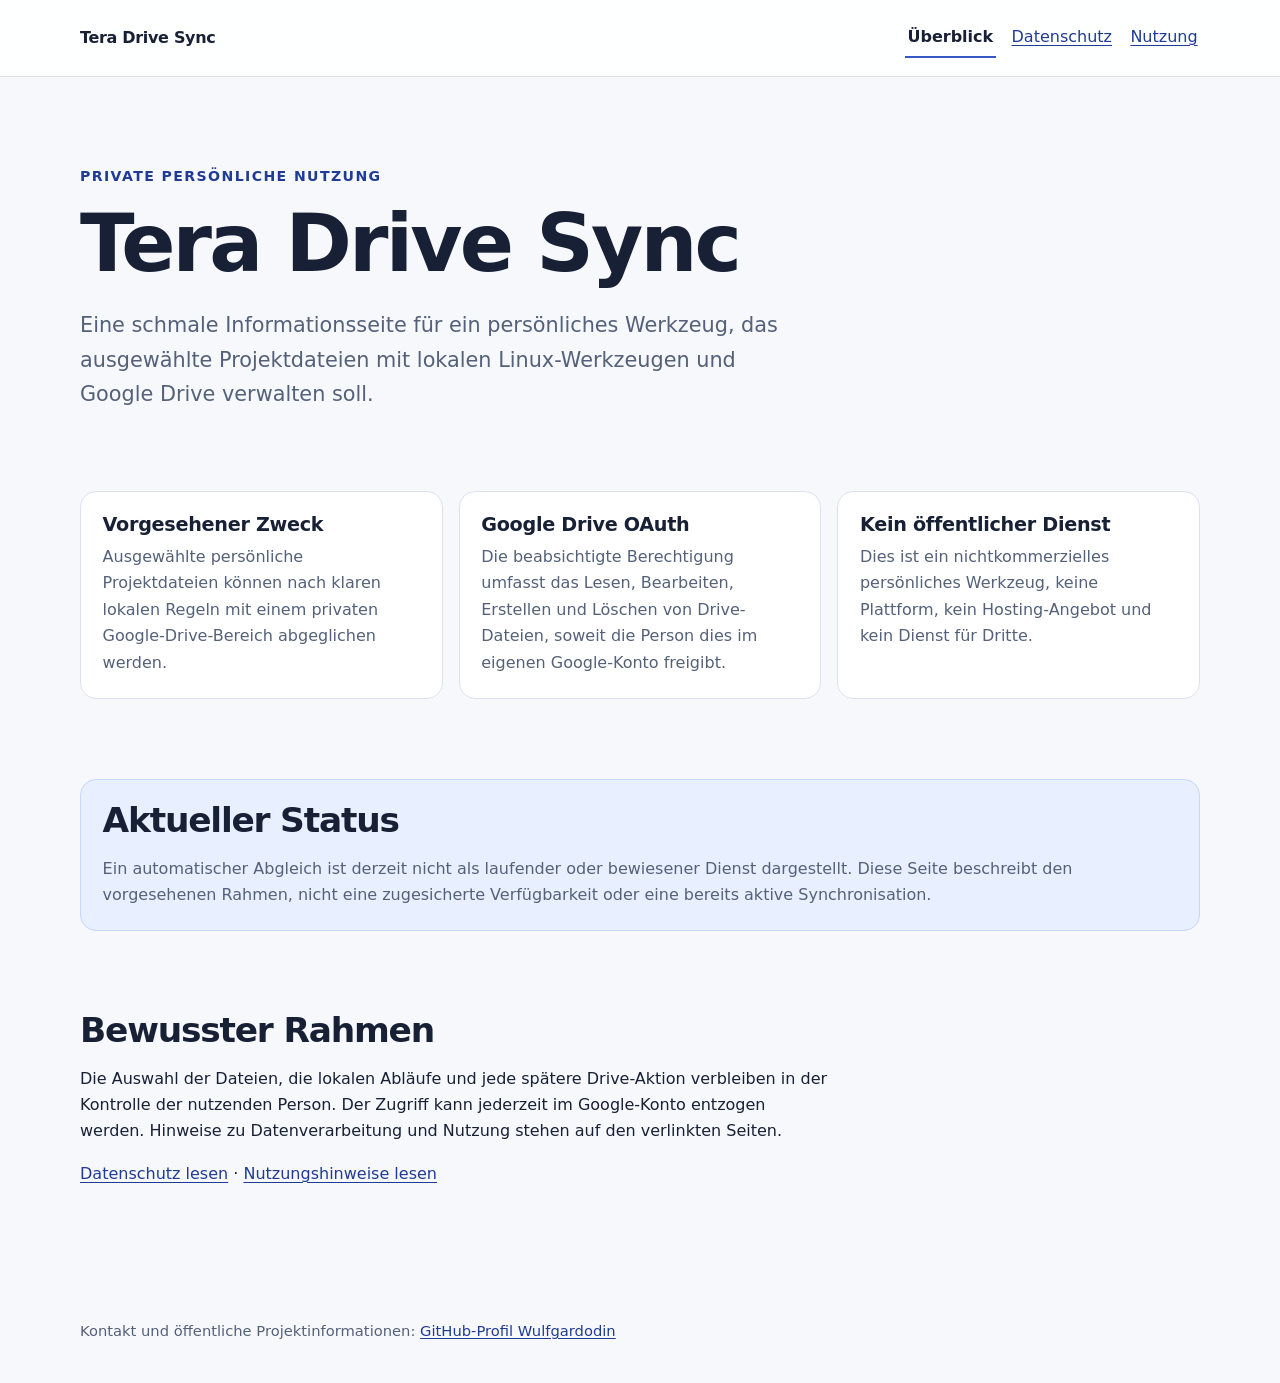
<file: index.html>
<!doctype html>
<html lang="de">
<head>
  <meta charset="utf-8">
  <meta name="viewport" content="width=device-width, initial-scale=1">
  <meta name="description" content="Informationen zu Tera Drive Sync, einem privaten persönlichen Werkzeug für ausgewählte Projektdateien.">
  <title>Tera Drive Sync</title>
  <link rel="stylesheet" href="style.css">
</head>
<body>
  <a class="skip-link" href="#inhalt">Zum Inhalt springen</a>
  <header class="site-header">
    <div class="bar">
      <a class="brand" href="index.html" aria-label="Tera Drive Sync – Startseite">Tera Drive Sync</a>
      <nav aria-label="Hauptnavigation">
        <ul>
          <li><a href="index.html" aria-current="page">Überblick</a></li>
          <li><a href="privacy.html">Datenschutz</a></li>
          <li><a href="terms.html">Nutzung</a></li>
        </ul>
      </nav>
    </div>
  </header>
  <main id="inhalt">
    <section class="hero" aria-labelledby="titel">
      <p class="eyebrow">Private persönliche Nutzung</p>
      <h1 id="titel">Tera Drive Sync</h1>
      <p class="lead">Eine schmale Informationsseite für ein persönliches Werkzeug, das ausgewählte Projektdateien mit lokalen Linux-Werkzeugen und Google Drive verwalten soll.</p>
    </section>

    <section class="section grid" aria-label="Einordnung">
      <article class="card">
        <h2>Vorgesehener Zweck</h2>
        <p>Ausgewählte persönliche Projektdateien können nach klaren lokalen Regeln mit einem privaten Google-Drive-Bereich abgeglichen werden.</p>
      </article>
      <article class="card">
        <h2>Google Drive OAuth</h2>
        <p>Die beabsichtigte Berechtigung umfasst das Lesen, Bearbeiten, Erstellen und Löschen von Drive-Dateien, soweit die Person dies im eigenen Google-Konto freigibt.</p>
      </article>
      <article class="card">
        <h2>Kein öffentlicher Dienst</h2>
        <p>Dies ist ein nichtkommerzielles persönliches Werkzeug, keine Plattform, kein Hosting-Angebot und kein Dienst für Dritte.</p>
      </article>
    </section>

    <section class="section notice" aria-labelledby="status">
      <h2 id="status">Aktueller Status</h2>
      <p>Ein automatischer Abgleich ist derzeit nicht als laufender oder bewiesener Dienst dargestellt. Diese Seite beschreibt den vorgesehenen Rahmen, nicht eine zugesicherte Verfügbarkeit oder eine bereits aktive Synchronisation.</p>
    </section>

    <section class="section prose" aria-labelledby="rahmen">
      <h2 id="rahmen">Bewusster Rahmen</h2>
      <p>Die Auswahl der Dateien, die lokalen Abläufe und jede spätere Drive-Aktion verbleiben in der Kontrolle der nutzenden Person. Der Zugriff kann jederzeit im Google-Konto entzogen werden. Hinweise zu Datenverarbeitung und Nutzung stehen auf den verlinkten Seiten.</p>
      <p><a href="privacy.html">Datenschutz lesen</a> · <a href="terms.html">Nutzungshinweise lesen</a></p>
    </section>
  </main>
  <footer class="site-footer">
    <p>Kontakt und öffentliche Projektinformationen: <a href="https://github.com/Wulfgardodin">GitHub-Profil Wulfgardodin</a></p>
  </footer>
</body>
</html>
</file>
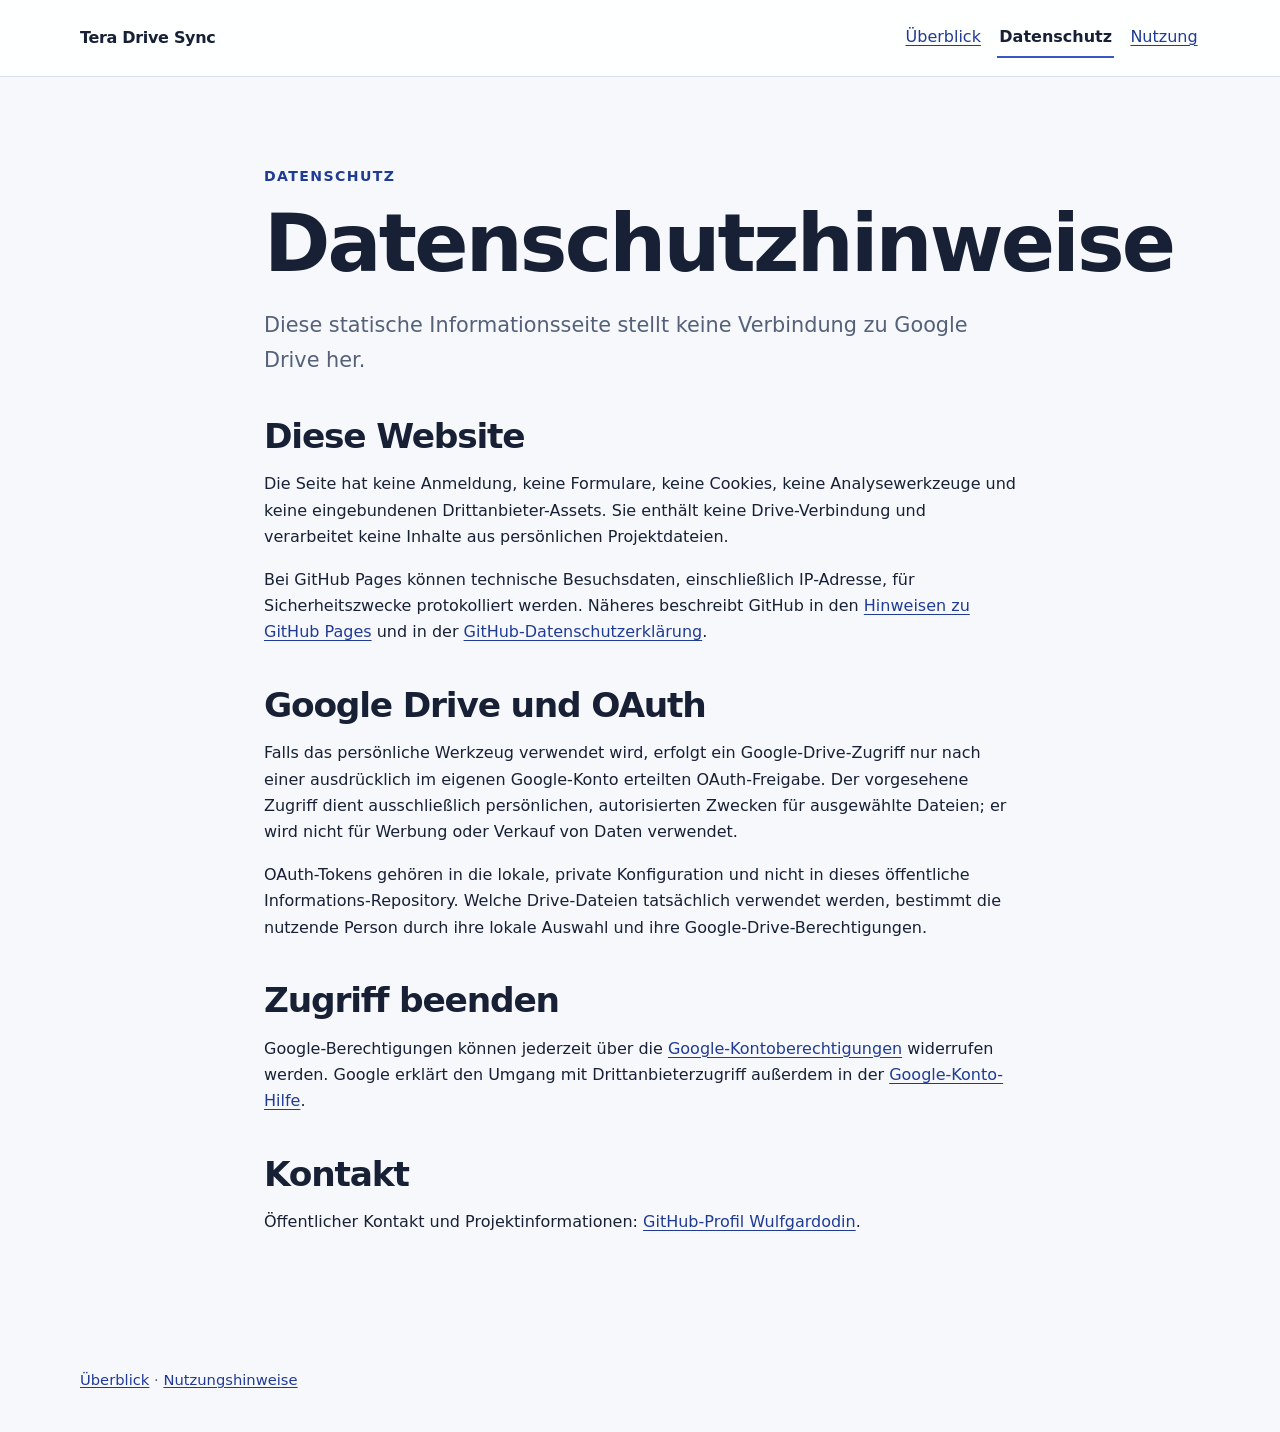
<file: privacy.html>
<!doctype html>
<html lang="de">
<head>
  <meta charset="utf-8">
  <meta name="viewport" content="width=device-width, initial-scale=1">
  <meta name="description" content="Datenschutzhinweise für die Informationsseite von Tera Drive Sync.">
  <title>Tera Drive Sync</title>
  <link rel="stylesheet" href="style.css">
</head>
<body>
  <a class="skip-link" href="#inhalt">Zum Inhalt springen</a>
  <header class="site-header">
    <div class="bar">
      <a class="brand" href="index.html" aria-label="Tera Drive Sync – Startseite">Tera Drive Sync</a>
      <nav aria-label="Hauptnavigation">
        <ul>
          <li><a href="index.html">Überblick</a></li>
          <li><a href="privacy.html" aria-current="page">Datenschutz</a></li>
          <li><a href="terms.html">Nutzung</a></li>
        </ul>
      </nav>
    </div>
  </header>
  <main id="inhalt" class="prose">
    <p class="eyebrow">Datenschutz</p>
    <h1>Datenschutzhinweise</h1>
    <p class="lead">Diese statische Informationsseite stellt keine Verbindung zu Google Drive her.</p>

    <h2>Diese Website</h2>
    <p>Die Seite hat keine Anmeldung, keine Formulare, keine Cookies, keine Analysewerkzeuge und keine eingebundenen Drittanbieter-Assets. Sie enthält keine Drive-Verbindung und verarbeitet keine Inhalte aus persönlichen Projektdateien.</p>
    <p>Bei GitHub Pages können technische Besuchsdaten, einschließlich IP-Adresse, für Sicherheitszwecke protokolliert werden. Näheres beschreibt GitHub in den <a href="https://docs.github.com/en/pages/getting-started-with-github-pages/what-is-github-pages">Hinweisen zu GitHub Pages</a> und in der <a href="https://docs.github.com/en/site-policy/privacy-policies/github-privacy-statement">GitHub-Datenschutzerklärung</a>.</p>

    <h2>Google Drive und OAuth</h2>
    <p>Falls das persönliche Werkzeug verwendet wird, erfolgt ein Google-Drive-Zugriff nur nach einer ausdrücklich im eigenen Google-Konto erteilten OAuth-Freigabe. Der vorgesehene Zugriff dient ausschließlich persönlichen, autorisierten Zwecken für ausgewählte Dateien; er wird nicht für Werbung oder Verkauf von Daten verwendet.</p>
    <p>OAuth-Tokens gehören in die lokale, private Konfiguration und nicht in dieses öffentliche Informations-Repository. Welche Drive-Dateien tatsächlich verwendet werden, bestimmt die nutzende Person durch ihre lokale Auswahl und ihre Google-Drive-Berechtigungen.</p>

    <h2>Zugriff beenden</h2>
    <p>Google-Berechtigungen können jederzeit über die <a href="https://myaccount.google.com/permissions">Google-Kontoberechtigungen</a> widerrufen werden. Google erklärt den Umgang mit Drittanbieterzugriff außerdem in der <a href="https://support.google.com/accounts/answer/3466521">Google-Konto-Hilfe</a>.</p>

    <h2>Kontakt</h2>
    <p>Öffentlicher Kontakt und Projektinformationen: <a href="https://github.com/Wulfgardodin">GitHub-Profil Wulfgardodin</a>.</p>
  </main>
  <footer class="site-footer"><p><a href="index.html">Überblick</a> · <a href="terms.html">Nutzungshinweise</a></p></footer>
</body>
</html>
</file>
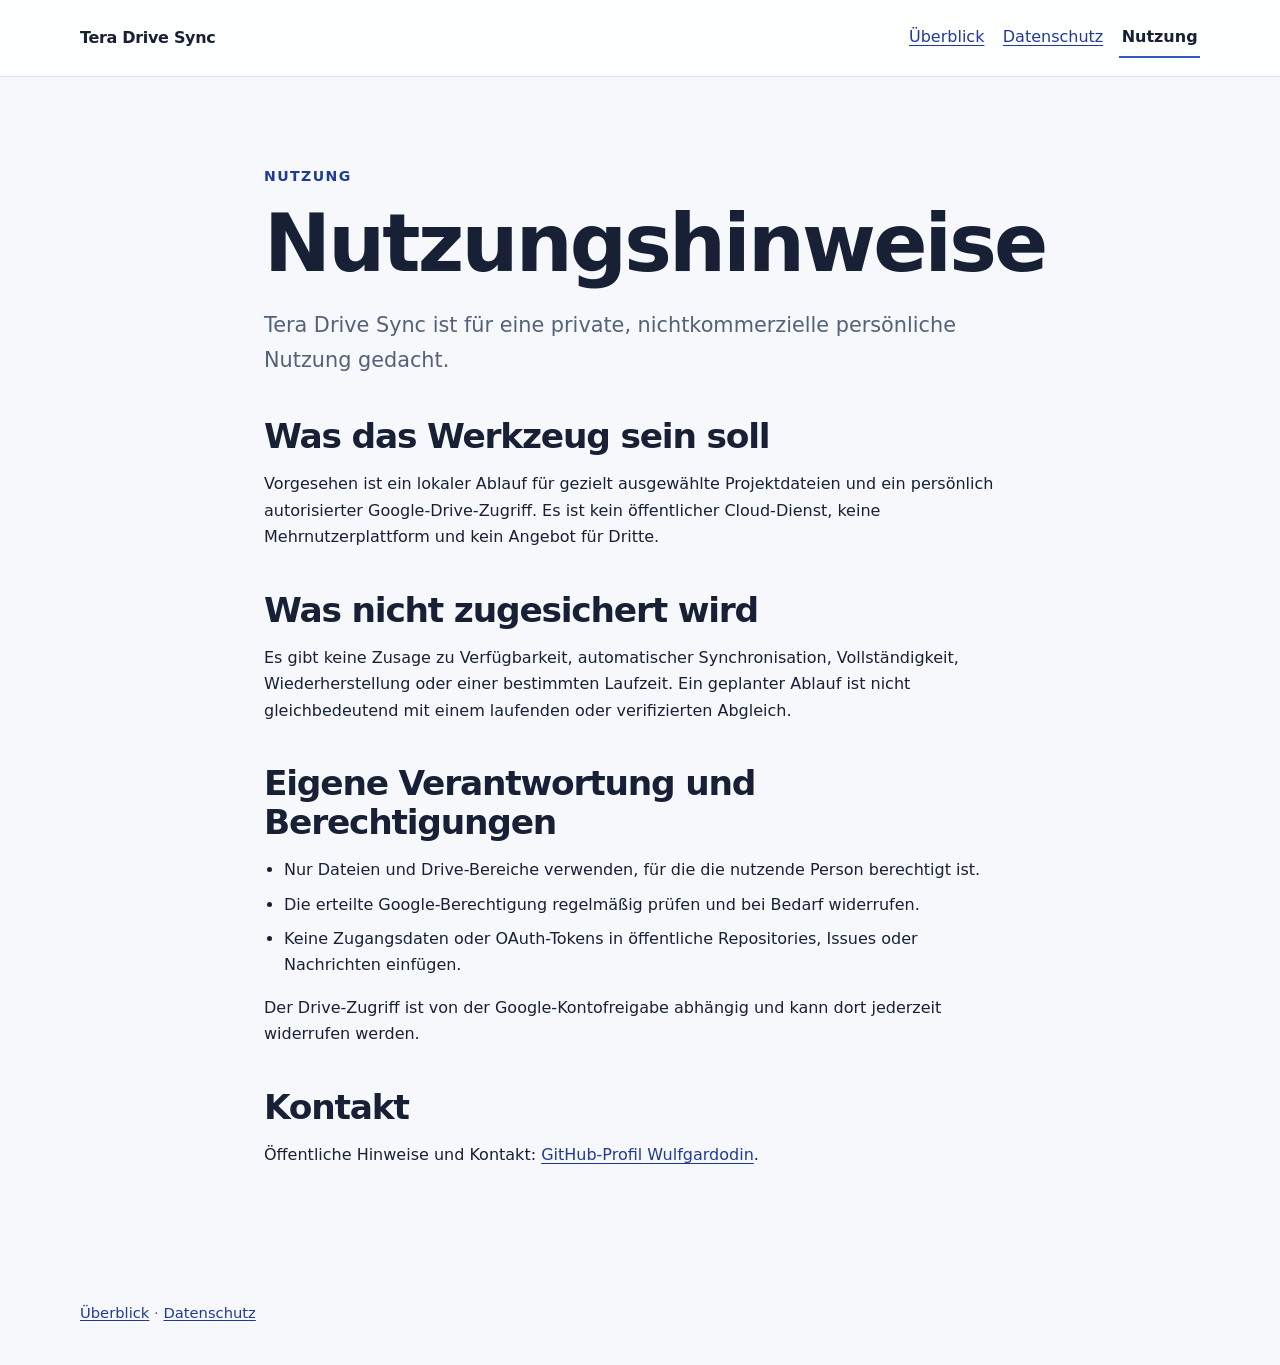
<file: terms.html>
<!doctype html>
<html lang="de">
<head>
  <meta charset="utf-8">
  <meta name="viewport" content="width=device-width, initial-scale=1">
  <meta name="description" content="Nutzungshinweise für Tera Drive Sync.">
  <title>Tera Drive Sync</title>
  <link rel="stylesheet" href="style.css">
</head>
<body>
  <a class="skip-link" href="#inhalt">Zum Inhalt springen</a>
  <header class="site-header">
    <div class="bar">
      <a class="brand" href="index.html" aria-label="Tera Drive Sync – Startseite">Tera Drive Sync</a>
      <nav aria-label="Hauptnavigation">
        <ul>
          <li><a href="index.html">Überblick</a></li>
          <li><a href="privacy.html">Datenschutz</a></li>
          <li><a href="terms.html" aria-current="page">Nutzung</a></li>
        </ul>
      </nav>
    </div>
  </header>
  <main id="inhalt" class="prose">
    <p class="eyebrow">Nutzung</p>
    <h1>Nutzungshinweise</h1>
    <p class="lead">Tera Drive Sync ist für eine private, nichtkommerzielle persönliche Nutzung gedacht.</p>

    <h2>Was das Werkzeug sein soll</h2>
    <p>Vorgesehen ist ein lokaler Ablauf für gezielt ausgewählte Projektdateien und ein persönlich autorisierter Google-Drive-Zugriff. Es ist kein öffentlicher Cloud-Dienst, keine Mehrnutzerplattform und kein Angebot für Dritte.</p>

    <h2>Was nicht zugesichert wird</h2>
    <p>Es gibt keine Zusage zu Verfügbarkeit, automatischer Synchronisation, Vollständigkeit, Wiederherstellung oder einer bestimmten Laufzeit. Ein geplanter Ablauf ist nicht gleichbedeutend mit einem laufenden oder verifizierten Abgleich.</p>

    <h2>Eigene Verantwortung und Berechtigungen</h2>
    <ul>
      <li>Nur Dateien und Drive-Bereiche verwenden, für die die nutzende Person berechtigt ist.</li>
      <li>Die erteilte Google-Berechtigung regelmäßig prüfen und bei Bedarf widerrufen.</li>
      <li>Keine Zugangsdaten oder OAuth-Tokens in öffentliche Repositories, Issues oder Nachrichten einfügen.</li>
    </ul>
    <p>Der Drive-Zugriff ist von der Google-Kontofreigabe abhängig und kann dort jederzeit widerrufen werden.</p>

    <h2>Kontakt</h2>
    <p>Öffentliche Hinweise und Kontakt: <a href="https://github.com/Wulfgardodin">GitHub-Profil Wulfgardodin</a>.</p>
  </main>
  <footer class="site-footer"><p><a href="index.html">Überblick</a> · <a href="privacy.html">Datenschutz</a></p></footer>
</body>
</html>
</file>
<file: style.css>
:root {
  color-scheme: light;
  --ink: #172035;
  --muted: #546179;
  --paper: #f6f8fc;
  --surface: #ffffff;
  --line: #dbe2ee;
  --accent: #3557c7;
  --accent-deep: #203b96;
  --warm: #e8f0ff;
  --max: 70rem;
}

* { box-sizing: border-box; }

html { scroll-behavior: smooth; }

body {
  margin: 0;
  color: var(--ink);
  background: var(--paper);
  font: 1rem/1.65 system-ui, -apple-system, BlinkMacSystemFont, "Segoe UI", sans-serif;
}

a { color: var(--accent-deep); text-decoration-thickness: .09em; text-underline-offset: .16em; }
a:hover { color: #142765; }
a:focus-visible { outline: 3px solid #efad3d; outline-offset: 3px; }

.skip-link {
  position: absolute;
  left: 1rem;
  top: -4rem;
  padding: .65rem 1rem;
  background: var(--ink);
  color: white;
  z-index: 2;
}
.skip-link:focus { top: 1rem; }

.site-header {
  border-bottom: 1px solid var(--line);
  background: rgba(255,255,255,.94);
}
.bar, main, .site-footer { width: min(calc(100% - 2rem), var(--max)); margin-inline: auto; }
.bar { min-height: 4.75rem; display: flex; align-items: center; justify-content: space-between; gap: 1rem; }
.brand { color: var(--ink); font-weight: 760; letter-spacing: -.02em; text-decoration: none; }
nav ul { margin: 0; padding: 0; display: flex; flex-wrap: wrap; gap: .25rem .85rem; list-style: none; }
nav a { display: inline-block; padding: .35rem .15rem; }
nav a[aria-current="page"] { color: var(--ink); font-weight: 700; text-decoration: none; border-bottom: 2px solid var(--accent); }

main { padding-block: clamp(2.5rem, 7vw, 5.5rem); }
.hero { max-width: 48rem; }
.eyebrow { margin: 0 0 .65rem; color: var(--accent-deep); font-size: .88rem; font-weight: 760; letter-spacing: .1em; text-transform: uppercase; }
h1, h2 { line-height: 1.12; letter-spacing: -.035em; }
h1 { margin: 0; font-size: clamp(2.45rem, 8vw, 5rem); }
h2 { margin: 0 0 1rem; font-size: clamp(1.45rem, 4vw, 2.15rem); }
.lead { max-width: 44rem; margin: 1.25rem 0 0; color: var(--muted); font-size: clamp(1.08rem, 2.5vw, 1.3rem); }

.section { margin-top: clamp(2.75rem, 7vw, 5rem); }
.grid { display: grid; grid-template-columns: repeat(3, 1fr); gap: 1rem; }
.card, .notice { padding: 1.35rem; border: 1px solid var(--line); border-radius: 1rem; background: var(--surface); }
.card h2 { margin-bottom: .55rem; font-size: 1.2rem; letter-spacing: -.015em; }
.card p, .notice p { margin: 0; color: var(--muted); }
.notice { background: var(--warm); border-color: #c7d7fa; }
.prose { max-width: 47rem; }
.prose h2 { margin-top: 2.5rem; }
.prose ul { padding-left: 1.25rem; }
.prose li + li { margin-top: .5rem; }

.site-footer { padding-block: 1.75rem 2.5rem; color: var(--muted); font-size: .92rem; }
.site-footer p { margin: 0; }

@media (max-width: 43rem) {
  .bar { padding-block: .75rem; align-items: flex-start; flex-direction: column; }
  .grid { grid-template-columns: 1fr; }
}
</file>
